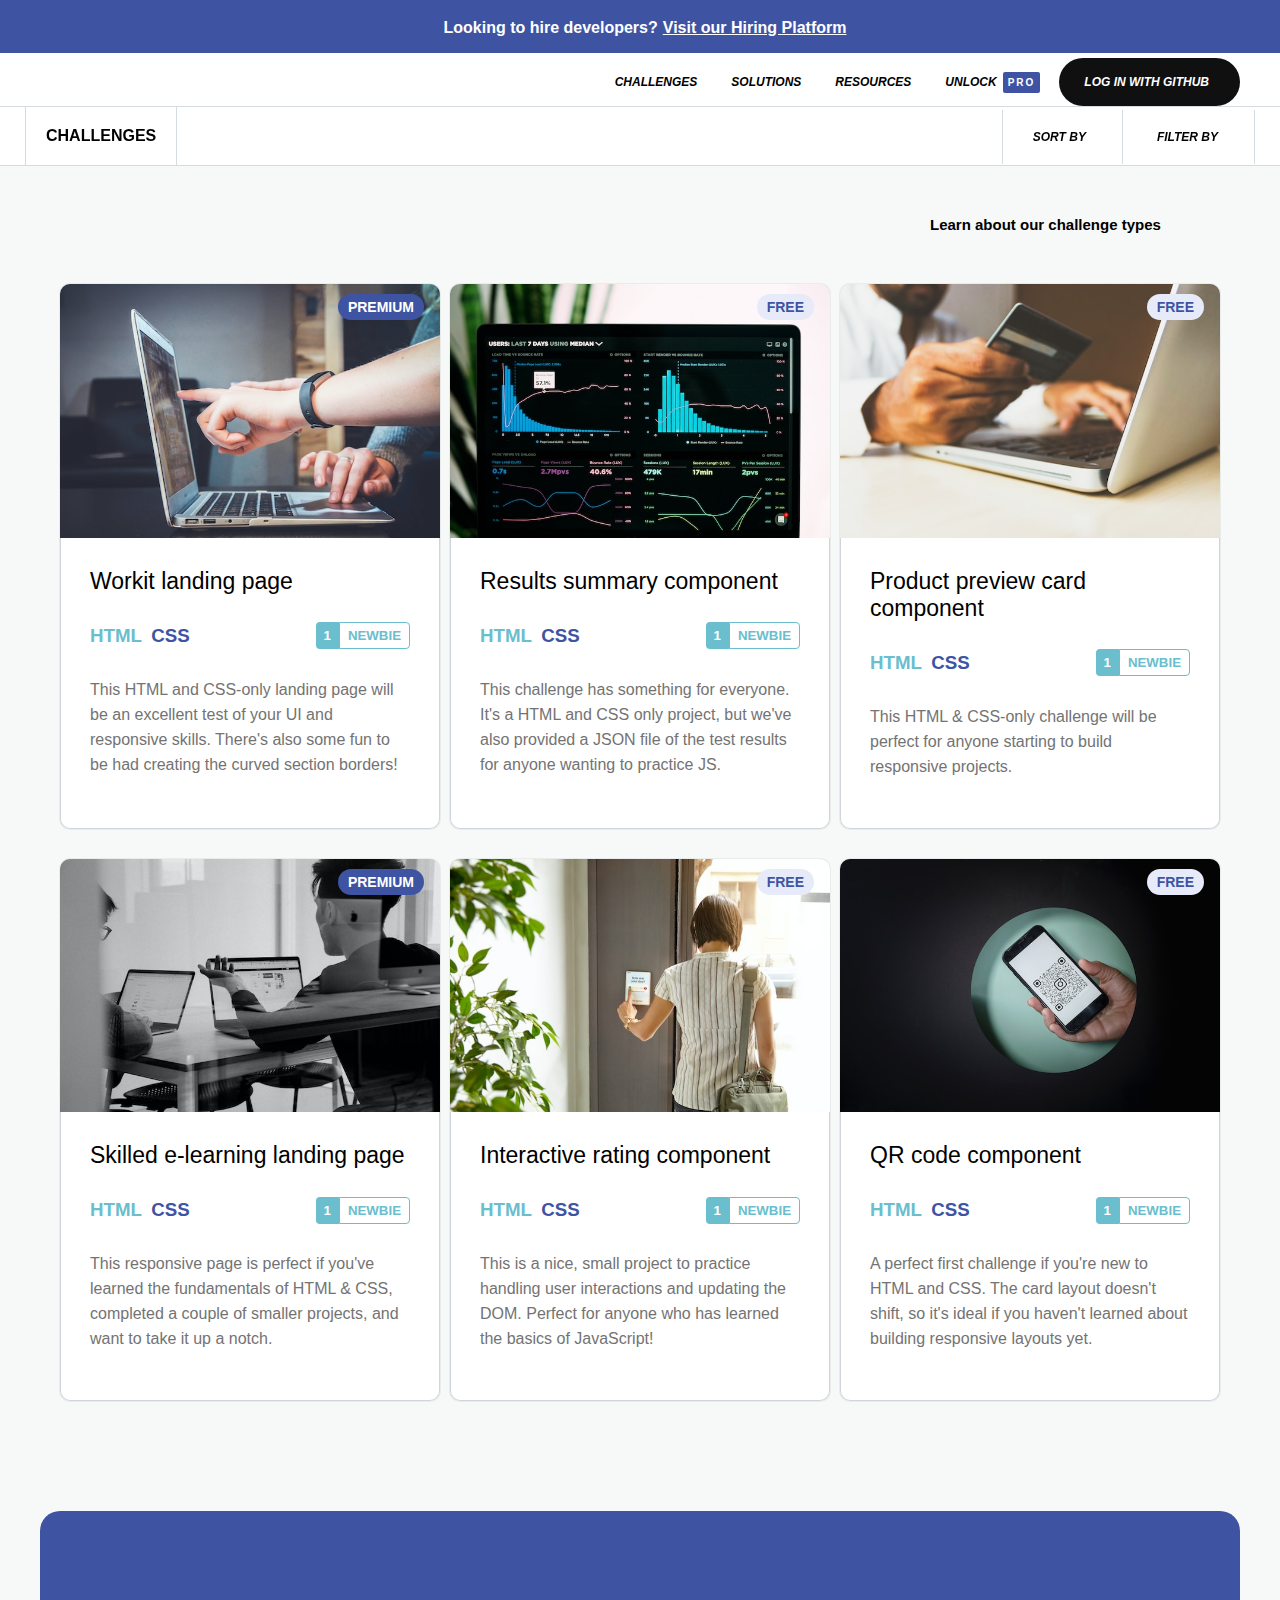
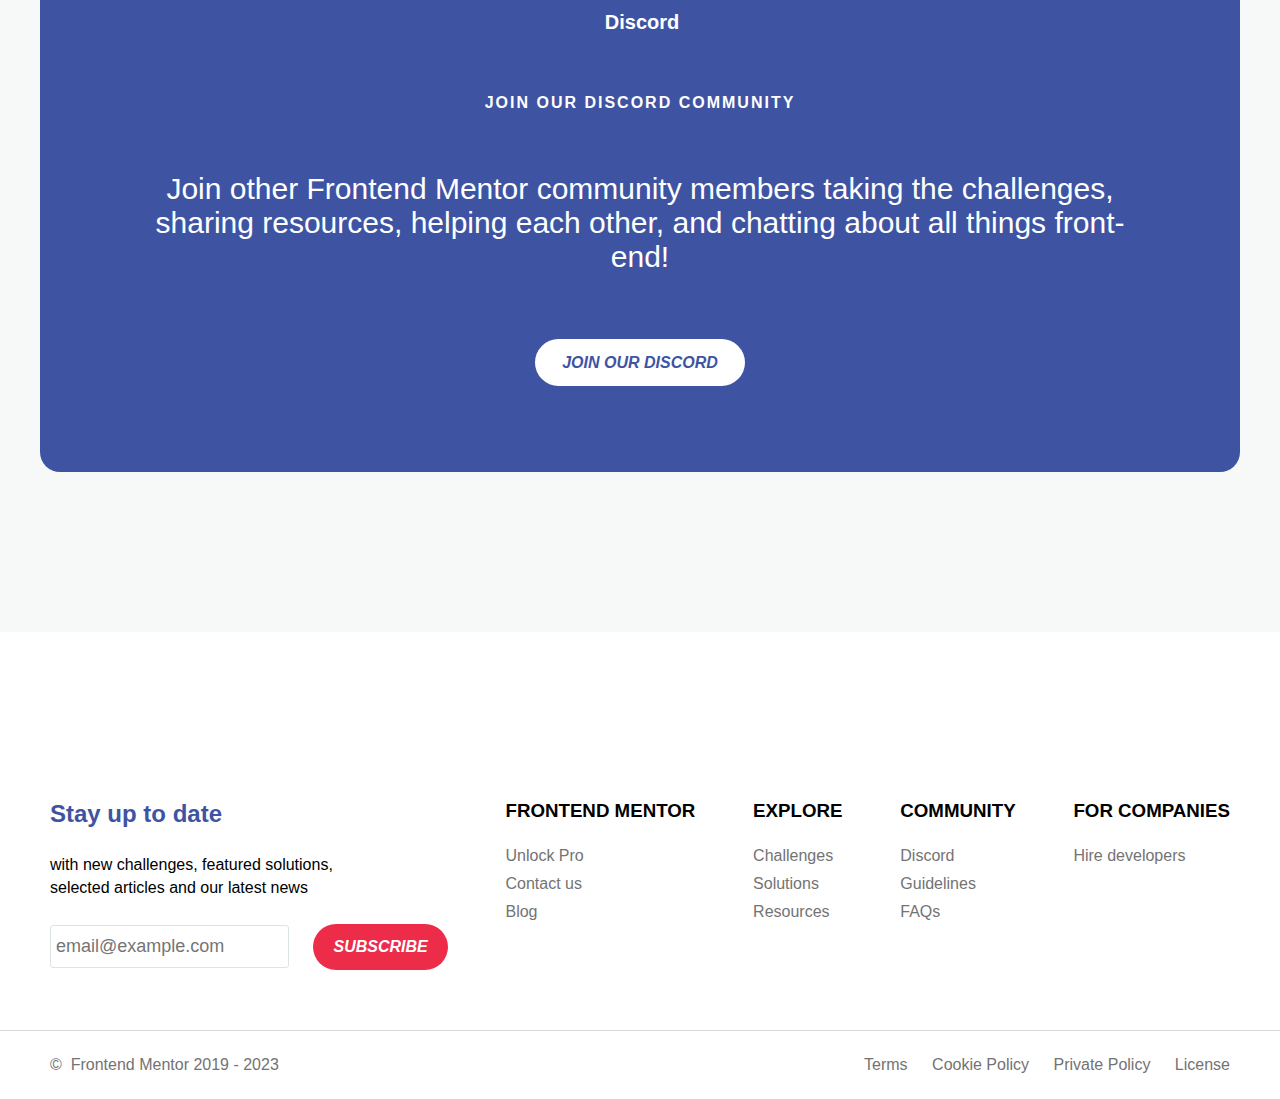
<file: index.html>
<!DOCTYPE html>
<html lang="en">
  <head>
    <meta charset="UTF-8" />
    <meta http-equiv="X-UA-Compatible" content="IE=edge" />
    <meta name="viewport" content="width=device-width, initial-scale=1.0" />
    <title>Practice</title>
    <link
      rel="stylesheet"
      href="https://cdnjs.cloudflare.com/ajax/libs/font-awesome/6.4.0/css/all.min.css"
      integrity="sha512-iecdLmaskl7CVkqkXNQ/ZH/XLlvWZOJyj7Yy7tcenmpD1ypASozpmT/E0iPtmFIB46ZmdtAc9eNBvH0H/ZpiBw=="
      crossorigin="anonymous"
      referrerpolicy="no-referrer"
    />
    <link rel="stylesheet" href="css/style.css" />
  </head>
  <body>
    <!-------------------- The header section ------------------>
    <header>
      <div class="main-head">
        <h4 class="head">
          <i class="fa fa-briefcase"></i>Looking to hire developers?<a
            href="hire.html"
            class="head-anchor"
            >Visit our Hiring Platform</a
          >
        </h4>
      </div>
      <div class="second-head">
        <div class="logo">
          <i class="fa-brands fa-pied-piper-pp"></i>
        </div>
        <div class="menu">
          <a class="head2-anchor" href="#">CHALLENGES</a>
          <a class="head2-anchor" href="#">SOLUTIONS</a>
          <a class="head2-anchor" href="#">RESOURCES</a>
          <a class="head2-anchor" href="#"
            >UNLOCK&ensp;<span class="first-span">PRO</span></a
          >
          <a
            class="header-button"
            href="https://github.com/"
            target="_blank"
            rel="noopener"
            >LOG IN WITH GITHUB&ensp;<i class="fa-brands fa-github"></i
          ></a>
        </div>
      </div>
      <div class="third-head">
        <div class="challenge">
          <h4 class="challenge2">CHALLENGES</h4>
        </div>
        <div class="right-third-head">
          <a class="sort" href="#"
            >SORT BY&ensp;<i class="fa-sharp fa-solid fa-caret-down"></i
          ></a>
          <a class="filter" href="#"
            >FILTER BY&ensp;<i class="fa-sharp fa-solid fa-caret-down"></i
          ></a>
        </div>
      </div>
    </header>

    <!----------------- The middle part of the main section ----------------->

    <main>
      <div class="first1-main">
        <a class="first-main" href="#"
          >Learn about our challenge types&ensp;<i
            class="fa-solid fa-circle-info"
          ></i
        ></a>
      </div>
      <div class="main-container">
        <div class="first-container">
          <div class="first-image">
            <img
              class="image-first"
              src="images/wallpaper/john-schnobrich-FlPc9_VocJ4-unsplash.jpg"
              alt="Landing Page"
            />
            <div class="premium">
              <p>PREMIUM</p>
            </div>
          </div>
          <div class="first1-all-main">
            <div class="first-main-link">
              <a class="first1-main-link" href="#">Workit landing page</a>
            </div>
            <div class="first-head-main">
              <div class="first1-head-main">
                <h3 class="first1-head2-main">
                  HTML&ensp;<span class="first1-head2-span">CSS</span>
                </h3>
              </div>
              <div class="first1-head1-main">
                <h5 class="first1-h5-main">
                  <span class="first1-span1-main">1</span
                  ><span class="first1-span2-main">NEWBIE</span>
                </h5>
              </div>
            </div>
            <div class="first1-letter-main">
              <p class="first1-letter1-main">
                This HTML and CSS-only landing page will be an excellent test of
                your UI and responsive skills. There's also some fun to be had
                creating the curved section borders!
              </p>
            </div>
          </div>
        </div>
        <div class="first-container">
          <div class="first-image">
            <img
              class="image-first"
              src="images/wallpaper/luke-chesser-JKUTrJ4vK00-unsplash.jpg"
              alt="Results"
            />
            <div class="free">
              <p>FREE</p>
            </div>
          </div>
          <div class="first1-all-main">
            <div class="first-main-link">
              <a class="first1-main-link" href="#">Results summary component</a>
            </div>
            <div class="first-head-main">
              <div class="first1-head-main">
                <h3 class="first1-head2-main">
                  HTML&ensp;<span class="first1-head2-span">CSS</span>
                </h3>
              </div>
              <div class="first1-head1-main">
                <h5 class="first1-h5-main">
                  <span class="first1-span1-main">1</span
                  ><span class="first1-span2-main">NEWBIE</span>
                </h5>
              </div>
            </div>
            <div class="first1-letter-main">
              <p class="first1-letter1-main">
                This challenge has something for everyone. It's a HTML and CSS
                only project, but we've also provided a JSON file of the test
                results for anyone wanting to practice JS.
              </p>
            </div>
          </div>
        </div>
        <div class="first-container">
          <div class="first-image">
            <img
              class="image-first"
              src="images/wallpaper/rupixen-com-Q59HmzK38eQ-unsplash.jpg"
              alt="Card Component"
            />
            <div class="free">
              <p>FREE</p>
            </div>
          </div>
          <div class="first1-all-main">
            <div class="first-main-link">
              <a class="first1-main-link" href="#"
                >Product preview card component
              </a>
            </div>
            <div class="first-head-main">
              <div class="first1-head-main">
                <h3 class="first1-head2-main">
                  HTML&ensp;<span class="first1-head2-span">CSS</span>
                </h3>
              </div>
              <div class="first1-head1-main">
                <h5 class="first1-h5-main">
                  <span class="first1-span1-main">1</span
                  ><span class="first1-span2-main">NEWBIE</span>
                </h5>
              </div>
            </div>
            <div class="first1-letter-main">
              <p class="first1-letter1-main">
                This HTML & CSS-only challenge will be perfect for anyone
                starting to build responsive projects.
              </p>
            </div>
          </div>
        </div>
      </div>
      <div class="main-container">
        <div class="first-container">
          <div class="first-image">
            <img
              class="image-first"
              src="images/wallpaper/charlesdeluvio-Lks7vei-eAg-unsplash.jpg"
              alt="Landing Page"
            />
            <div class="premium">
              <p>PREMIUM</p>
            </div>
          </div>
          <div class="first1-all-main">
            <div class="first-main-link">
              <a class="first1-main-link" href="#"
                >Skilled e-learning landing page</a
              >
            </div>
            <div class="first-head-main">
              <div class="first1-head-main">
                <h3 class="first1-head2-main">
                  HTML&ensp;<span class="first1-head2-span">CSS</span>
                </h3>
              </div>
              <div class="first1-head1-main">
                <h5 class="first1-h5-main">
                  <span class="first1-span1-main">1</span
                  ><span class="first1-span2-main">NEWBIE</span>
                </h5>
              </div>
            </div>
            <div class="first1-letter-main">
              <p class="first1-letter1-main">
                This responsive page is perfect if you've learned the
                fundamentals of HTML & CSS, completed a couple of smaller
                projects, and want to take it up a notch.
              </p>
            </div>
          </div>
        </div>
        <div class="first-container">
          <div class="first-image">
            <img
              class="image-first"
              src="images/wallpaper/celpax-tVRlTCgJDsI-unsplash.jpg"
              alt="Results"
            />
            <div class="free">
              <p>FREE</p>
            </div>
          </div>
          <div class="first1-all-main">
            <div class="first-main-link">
              <a class="first1-main-link" href="#"
                >Interactive rating component
              </a>
            </div>
            <div class="first-head-main">
              <div class="first1-head-main">
                <h3 class="first1-head2-main">
                  HTML&ensp;<span class="first1-head2-span">CSS</span>
                </h3>
              </div>
              <div class="first1-head1-main">
                <h5 class="first1-h5-main">
                  <span class="first1-span1-main">1</span
                  ><span class="first1-span2-main">NEWBIE</span>
                </h5>
              </div>
            </div>
            <div class="first1-letter-main">
              <p class="first1-letter1-main">
                This is a nice, small project to practice handling user
                interactions and updating the DOM. Perfect for anyone who has
                learned the basics of JavaScript!
              </p>
            </div>
          </div>
        </div>
        <div class="first-container">
          <div class="first-image">
            <img
              class="image-first"
              src="images/wallpaper/sentidos-humanos-IPe4SIIKuno-unsplash.jpg"
              alt="Card Component"
            />
            <div class="free">
              <p>FREE</p>
            </div>
          </div>
          <div class="first1-all-main">
            <div class="first-main-link">
              <a class="first1-main-link" href="#">QR code component </a>
            </div>
            <div class="first-head-main">
              <div class="first1-head-main">
                <h3 class="first1-head2-main">
                  HTML&ensp;<span class="first1-head2-span">CSS</span>
                </h3>
              </div>
              <div class="first1-head1-main">
                <h5 class="first1-h5-main">
                  <span class="first1-span1-main">1</span
                  ><span class="first1-span2-main">NEWBIE</span>
                </h5>
              </div>
            </div>
            <div class="first1-letter-main">
              <p class="first1-letter1-main">
                A perfect first challenge if you're new to HTML and CSS. The
                card layout doesn't shift, so it's ideal if you haven't learned
                about building responsive layouts yet.
              </p>
            </div>
          </div>
        </div>
      </div>

      <!---------------- The lower part of the main section -------------->

      <div class="last-main">
        <div class="last-main-discord">
          <i class="fa-brands fa-discord"></i>
          <p>Discord</p>
        </div>
        <p class="last-main-join">JOIN OUR DISCORD COMMUNITY</p>
        <p class="last-main-join2">
          Join other Frontend Mentor community members taking the challenges,
          sharing resources, helping each other, and chatting about all things
          front-end!
        </p>
        <div class="last-main-join-div">
          <a class="last-main-join-link" href="#">JOIN OUR DISCORD</a>
        </div>
      </div>
    </main>

    <!-------------------- The footer section ---------------------->

    <footer>
      <div class="footer-logos">
        <div class="site-logo">
          <i class="fa-brands fa-pied-piper-pp"></i>
        </div>
        <div class="other-contact">
          <i class="fa-brands fa-square-instagram"></i>
          <i class="fa-brands fa-twitter"></i>
          <i class="fa-brands fa-linkedin"></i>
          <i class="fa-brands fa-facebook"></i>
        </div>
      </div>
      <div class="footer-pages">
        <div class="first-div">
          <h2 class="footer-stay">Stay up to date</h2>
          <p class="footer-with">
            with new challenges, featured solutions, selected articles and our
            latest news
          </p>
          <input
            type="email"
            placeholder="email@example.com"
            required
            class="footer-input"
          />
          <button class="footer-button">SUBSCRIBE</button>
        </div>
        <div class="second-div">
          <h3 class="footer-h3">FRONTEND MENTOR</h3>
          <ul class="footer-ul">
            <li><a class="footer-anchor" href="#">Unlock Pro</a></li>
            <li><a class="footer-anchor" href="#">Contact us</a></li>
            <li><a class="footer-anchor" href="#">Blog</a></li>
          </ul>
        </div>
        <div class="second-div">
          <h3 class="footer-h3">EXPLORE</h3>
          <ul class="footer-ul">
            <li><a class="footer-anchor" href="#">Challenges</a></li>
            <li><a class="footer-anchor" href="#">Solutions</a></li>
            <li><a class="footer-anchor" href="#">Resources</a></li>
          </ul>
        </div>
        <div class="second-div">
          <h3 class="footer-h3">COMMUNITY</h3>
          <ul class="footer-ul">
            <li><a class="footer-anchor" href="#">Discord</a></li>
            <li><a class="footer-anchor" href="#">Guidelines</a></li>
            <li><a class="footer-anchor" href="#">FAQs</a></li>
          </ul>
        </div>
        <div class="second-div">
          <h3 class="footer-h3">FOR COMPANIES</h3>
          <ul class="footer-ul">
            <li><a class="footer-anchor" href="#">Hire developers</a></li>
          </ul>
        </div>
      </div>
      <div class="footer-last">
        <div class="footer-last-left">
          <p>&copy; &nbsp;Frontend Mentor 2019 - 2023</p>
        </div>
        <div class="footer-last-right">
          <a class="footer-last-anchor" href="#">Terms</a>
          <a class="footer-last-anchor" href="#">Cookie Policy</a>
          <a class="footer-last-anchor" href="#">Private Policy</a>
          <a class="footer-last-anchor1" href="#">License</a>
        </div>
      </div>
    </footer>
  </body>
</html>
</file>
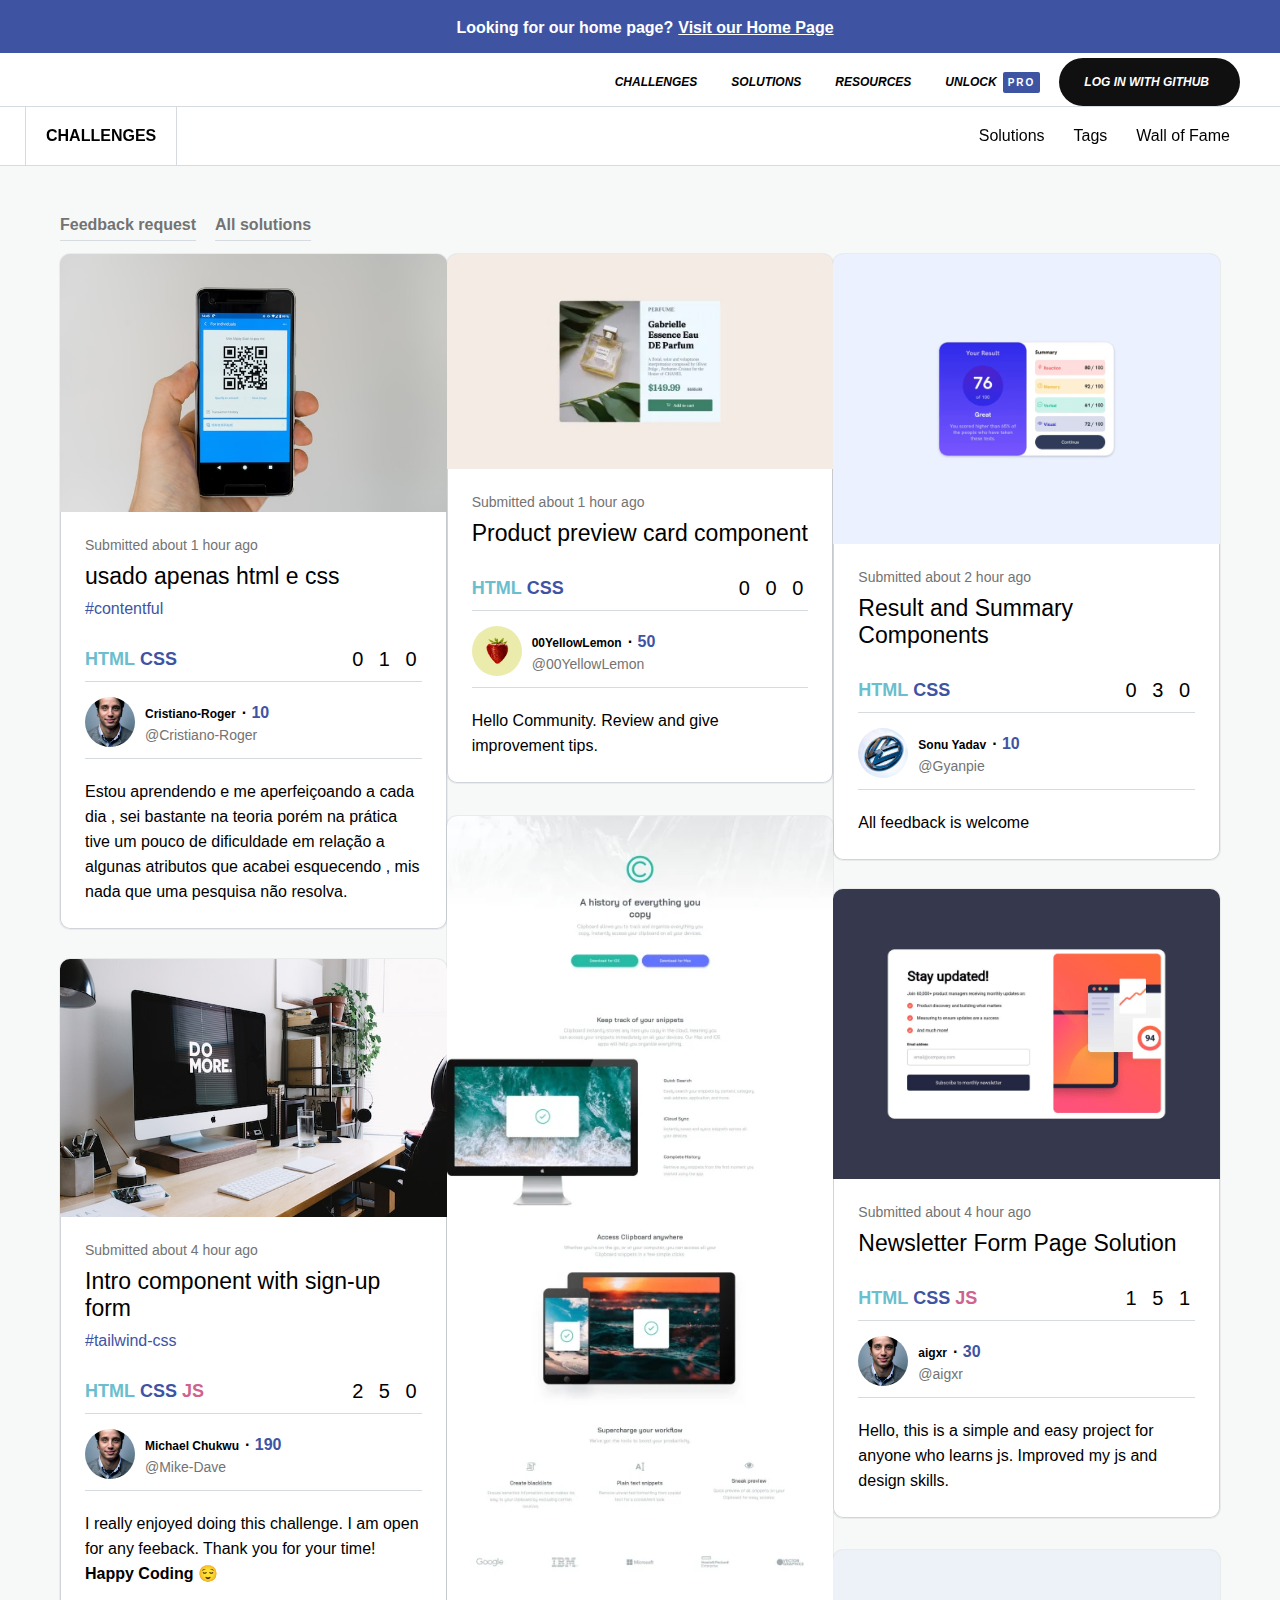
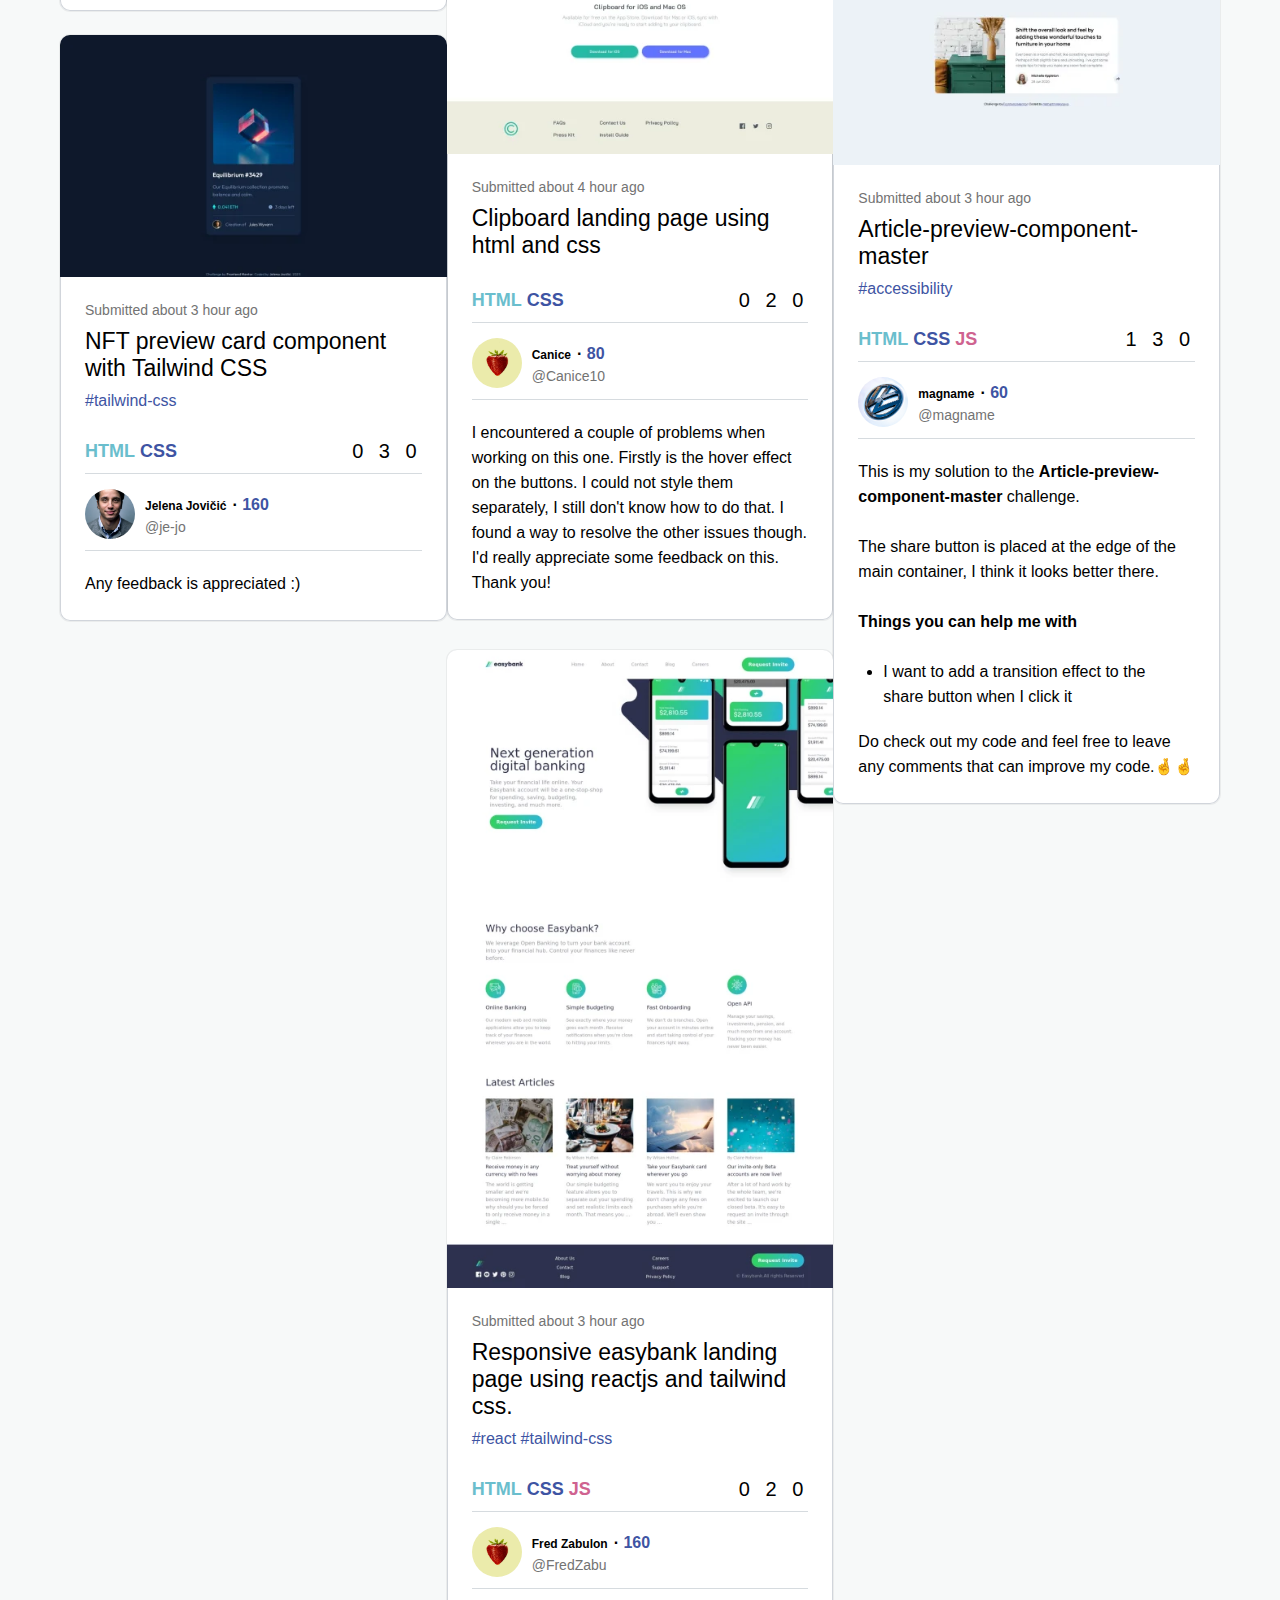
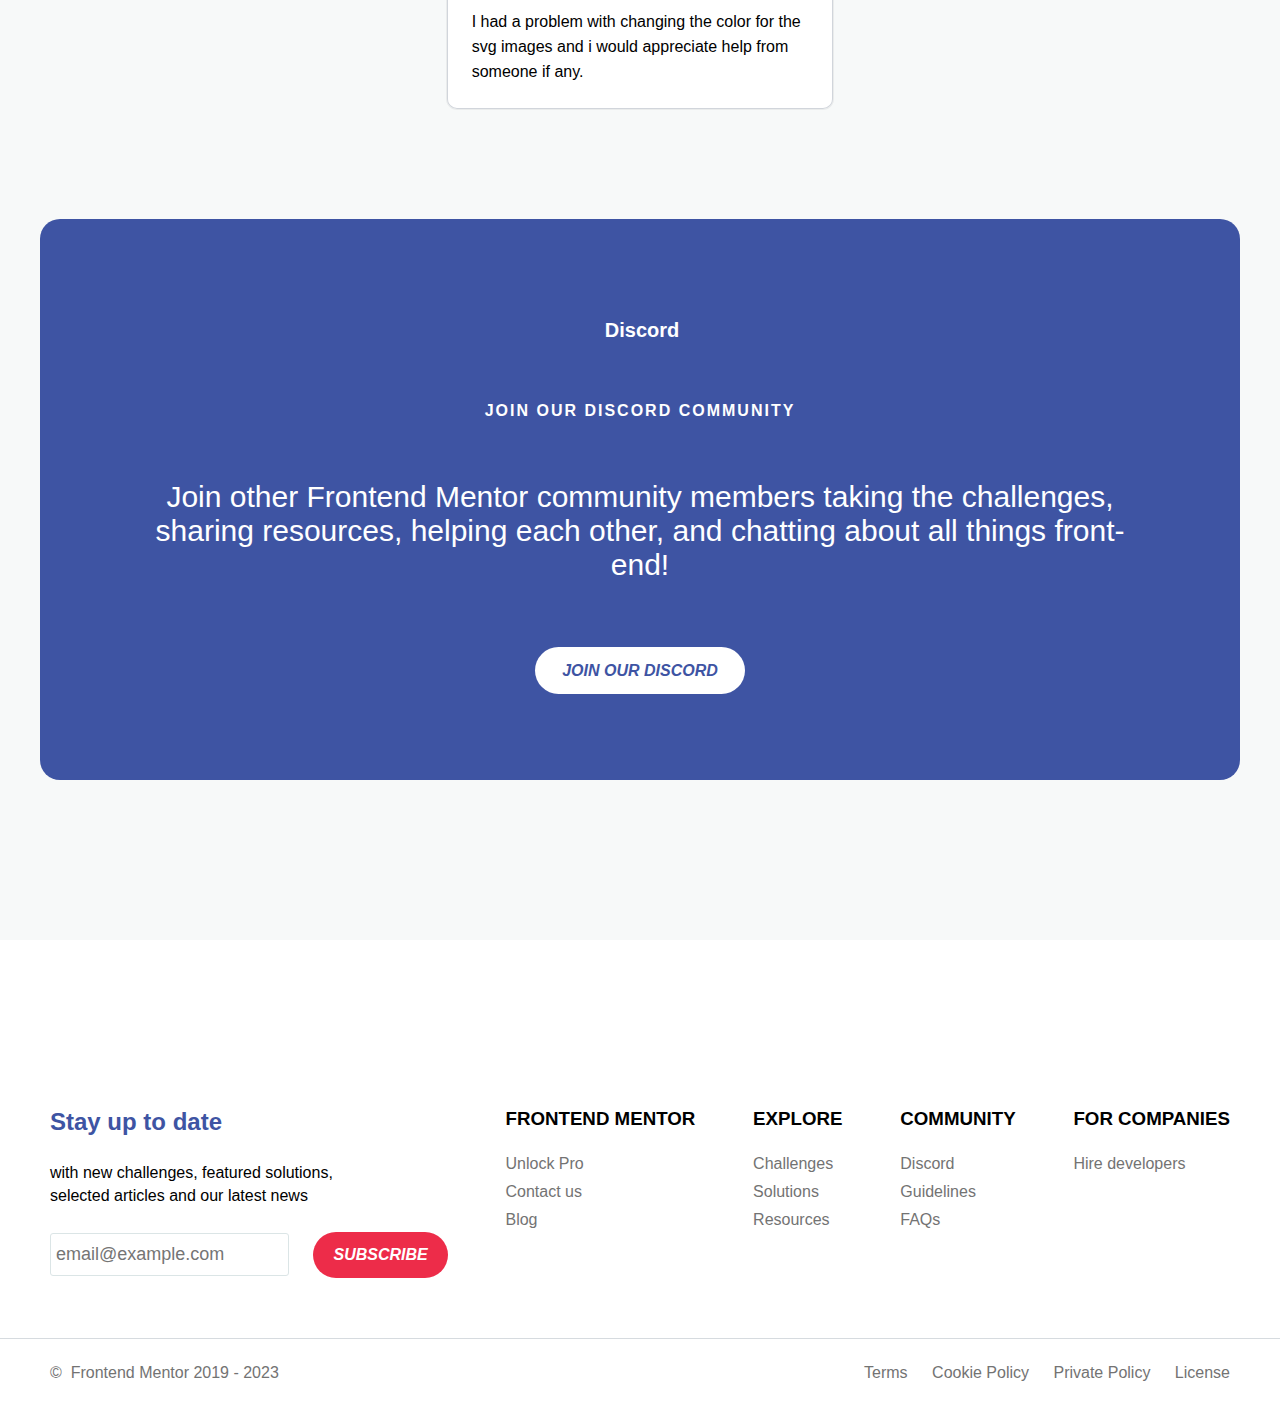
<file: hire.html>
<!DOCTYPE html>
<html lang="en">
  <head>
    <meta charset="UTF-8" />
    <meta http-equiv="X-UA-Compatible" content="IE=edge" />
    <meta name="viewport" content="width=device-width, initial-scale=1.0" />
    <title>Hiring</title>
    <link
      rel="stylesheet"
      href="https://cdnjs.cloudflare.com/ajax/libs/font-awesome/6.4.0/css/all.min.css"
      integrity="sha512-iecdLmaskl7CVkqkXNQ/ZH/XLlvWZOJyj7Yy7tcenmpD1ypASozpmT/E0iPtmFIB46ZmdtAc9eNBvH0H/ZpiBw=="
      crossorigin="anonymous"
      referrerpolicy="no-referrer"
    />
    <link rel="stylesheet" href="css/hire.css" />
  </head>
  <body>
    <!-------------------- The header section ------------------>
    <header>
      <div class="main-head">
        <h4 class="head">
          <i class="fa fa-briefcase"></i>Looking for our home page?<a
            href="/index.html"
            class="head-anchor"
            >Visit our Home Page</a
          >
        </h4>
      </div>
      <div class="second-head">
        <div class="logo">
          <i class="fa-brands fa-pied-piper-pp"></i>
        </div>
        <div class="menu">
          <a class="head2-anchor" href="#">CHALLENGES</a>
          <a class="head2-anchor" href="#">SOLUTIONS</a>
          <a class="head2-anchor" href="#">RESOURCES</a>
          <a class="head2-anchor" href="#"
            >UNLOCK&ensp;<span class="first-span">PRO</span></a
          >
          <a
            class="header-button"
            href="https://github.com/"
            target="_blank"
            rel="noopener"
            >LOG IN WITH GITHUB&ensp;<i class="fa-brands fa-github"></i
          ></a>
        </div>
      </div>
      <div class="third-head">
        <div class="challenge">
          <h4 class="challenge2">CHALLENGES</h4>
        </div>
        <div class="right-third-head">
          <a class="sort" href="#">Solutions</a>
          <a class="filter" href="#">Tags</a>
          <a class="wall" href="#">Wall of Fame</a>
        </div>
      </div>
    </header>
    <main>
      <!------------------- This is the top of the main section -------------->
      <div class="top-main-div">
        <a class="top-main-div1" href="#">Feedback request</a>
        <a class="top-main-div1" href="#">All solutions</a>
      </div>

      <!------------------ This is the mid of the main section ---------------->
      <div class="first-container-main">
        <div class="first-main-container">
          <div class="first-main-container-image">
            <img
              src="images/wallpaper/markus-winkler-Q6uqw_Hjye8-unsplash.jpg"
              alt="usado css"
              class="first-main-container-image1"
            />
          </div>
          <div class="first-main-container-inner">
            <div class="first-main-container-head">
              <p class="first-main-container-head1">
                Submitted about 1 hour ago
              </p>
              <a class="first-main-container-head2" href="#"
                >usado apenas html e css</a
              >
              <p class="first-main-container-head3">#contentful</p>
            </div>
            <div class="first-main-container-html">
              <div class="first-main-container-html1">
                <p>
                  HTML&nbsp;<span class="first-main-container-html11">CSS</span>
                </p>
              </div>
              <div class="first-main-container-html2">
                <div class="first-main-container-html21">
                  <i class="fa-regular fa-message"></i>&nbsp;<span
                    class="first-main-container-html211"
                    >0</span
                  >
                </div>
                <div class="first-main-container-html21">
                  <i class="fa-regular fa-heart"></i>&nbsp;<span
                    class="first-main-container-html211"
                    >1</span
                  >
                </div>
                <div class="first-main-container-html21">
                  <i class="fa-regular fa-bookmark"></i>&nbsp;<span
                    class="first-main-container-html211"
                    >0</span
                  >
                </div>
              </div>
            </div>
            <div class="first-main-container-profile">
              <div class="first-main-container-profile-image">
                <img
                  src="images/profile-pic/jurica-koletic-7YVZYZeITc8-unsplash.jpg"
                  alt="profile pic"
                  class="first-main-container-profile-image1"
                />
              </div>
              <div class="first-main-container-profile-name">
                <div class="first-main-container-profile-name1">
                  <div class="first-main-container-profile-name11">
                    <a class="first-main-container-profile-name111" href="#">
                      Cristiano-Roger
                    </a>
                  </div>
                  <div class="first-main-container-profile-name12">
                    &middot;&nbsp;<span
                      class="first-main-container-profile-name121"
                      >10</span
                    >
                  </div>
                </div>
                <div class="first-main-container-profile-name13">
                  <p>@Cristiano-Roger</p>
                </div>
              </div>
            </div>
            <p class="first-main-container-profile-name14">
              Estou aprendendo e me aperfeiçoando a cada dia , sei bastante na
              teoria porém na prática tive um pouco de dificuldade em relação a
              algunas atributos que acabei esquecendo , mis nada que uma
              pesquisa não resolva.
            </p>
          </div>
        </div>
        <div class="first-main-container">
          <div class="first-main-container-image">
            <img
              src="images/wallpaper/ajvhvc549sxpf5jht0hd.webp"
              alt="usado css"
              class="first-main-container-image1"
            />
          </div>
          <div class="first-main-container-inner">
            <div class="first-main-container-head">
              <p class="first-main-container-head1">
                Submitted about 1 hour ago
              </p>
              <a class="first-main-container-head2" href="#"
                >Product preview card component</a
              >
            </div>
            <div class="first-main-container-html">
              <div class="first-main-container-html1">
                <p>
                  HTML&nbsp;<span class="first-main-container-html11">CSS</span>
                </p>
              </div>
              <div class="first-main-container-html2">
                <div class="first-main-container-html21">
                  <i class="fa-regular fa-message"></i>&nbsp;<span
                    class="first-main-container-html211"
                    >0</span
                  >
                </div>
                <div class="first-main-container-html21">
                  <i class="fa-regular fa-heart"></i>&nbsp;<span
                    class="first-main-container-html211"
                    >0</span
                  >
                </div>
                <div class="first-main-container-html21">
                  <i class="fa-regular fa-bookmark"></i>&nbsp;<span
                    class="first-main-container-html211"
                    >0</span
                  >
                </div>
              </div>
            </div>
            <div class="first-main-container-profile">
              <div class="first-main-container-profile-image">
                <img
                  src="images/profile-pic/allec-gomes-xnRg3xDcNnE-unsplash.jpg"
                  alt="profile pic"
                  class="first-main-container-profile-image1"
                />
              </div>
              <div class="first-main-container-profile-name">
                <div class="first-main-container-profile-name1">
                  <div class="first-main-container-profile-name11">
                    <a class="first-main-container-profile-name111" href="#">
                      00YellowLemon
                    </a>
                  </div>
                  <div class="first-main-container-profile-name12">
                    &middot;&nbsp;<span
                      class="first-main-container-profile-name121"
                      >50</span
                    >
                  </div>
                </div>
                <div class="first-main-container-profile-name13">
                  <p>@00YellowLemon</p>
                </div>
              </div>
            </div>
            <p class="first-main-container-profile-name14">
              Hello Community. Review and give improvement tips.
            </p>
          </div>
        </div>
        <div class="first-main-container">
          <div class="first-main-container-image">
            <img
              src="images/wallpaper/acgoyhsuuvaytxmlxh2f.webp"
              alt="usado css"
              class="first-main-container-image1"
            />
          </div>
          <div class="first-main-container-inner">
            <div class="first-main-container-head">
              <p class="first-main-container-head1">
                Submitted about 2 hour ago
              </p>
              <a class="first-main-container-head2" href="#"
                >Result and Summary Components</a
              >
            </div>
            <div class="first-main-container-html">
              <div class="first-main-container-html1">
                <p>
                  HTML&nbsp;<span class="first-main-container-html11">CSS</span>
                </p>
              </div>
              <div class="first-main-container-html2">
                <div class="first-main-container-html21">
                  <i class="fa-regular fa-message"></i>&nbsp;<span
                    class="first-main-container-html211"
                    >0</span
                  >
                </div>
                <div class="first-main-container-html21">
                  <i class="fa-regular fa-heart"></i>&nbsp;<span
                    class="first-main-container-html211"
                    >3</span
                  >
                </div>
                <div class="first-main-container-html21">
                  <i class="fa-regular fa-bookmark"></i>&nbsp;<span
                    class="first-main-container-html211"
                    >0</span
                  >
                </div>
              </div>
            </div>
            <div class="first-main-container-profile">
              <div class="first-main-container-profile-image">
                <img
                  src="images/profile-pic/andrea-de-santis-kWgKV2i9Xec-unsplash.jpg"
                  alt="profile pic"
                  class="first-main-container-profile-image1"
                />
              </div>
              <div class="first-main-container-profile-name">
                <div class="first-main-container-profile-name1">
                  <div class="first-main-container-profile-name11">
                    <a class="first-main-container-profile-name111" href="#">
                      Sonu Yadav
                    </a>
                  </div>
                  <div class="first-main-container-profile-name12">
                    &middot;&nbsp;<span
                      class="first-main-container-profile-name121"
                      >10</span
                    >
                  </div>
                </div>
                <div class="first-main-container-profile-name13">
                  <p>@Gyanpie</p>
                </div>
              </div>
            </div>
            <p class="first-main-container-profile-name14">
              All feedback is welcome
            </p>
          </div>
        </div>
      </div>

      <!--------------- This is the second container group in the main section --------------->

      <div class="first-container-main">
        <div class="first-main-container">
          <div class="first-main-container-image">
            <img
              src="images/wallpaper/carl-heyerdahl-KE0nC8-58MQ-unsplash.jpg"
              alt="usado css"
              class="first-main-container-image1"
            />
          </div>
          <div class="first-main-container-inner">
            <div class="first-main-container-head">
              <p class="first-main-container-head1">
                Submitted about 4 hour ago
              </p>
              <a class="first-main-container-head2" href="#"
                >Intro component with sign-up form</a
              >
              <p class="first-main-container-head3">#tailwind-css</p>
            </div>
            <div class="first-main-container-html">
              <div class="first-main-container-html1">
                <p>
                  HTML&nbsp;<span class="first-main-container-html11">CSS</span
                  >&nbsp;<span class="first-main-container-html12">JS</span>
                </p>
              </div>
              <div class="first-main-container-html2">
                <div class="first-main-container-html21">
                  <i class="fa-regular fa-message"></i>&nbsp;<span
                    class="first-main-container-html211"
                    >2</span
                  >
                </div>
                <div class="first-main-container-html21">
                  <i class="fa-regular fa-heart"></i>&nbsp;<span
                    class="first-main-container-html211"
                    >5</span
                  >
                </div>
                <div class="first-main-container-html21">
                  <i class="fa-regular fa-bookmark"></i>&nbsp;<span
                    class="first-main-container-html211"
                    >0</span
                  >
                </div>
              </div>
            </div>
            <div class="first-main-container-profile">
              <div class="first-main-container-profile-image">
                <img
                  src="images/profile-pic/jurica-koletic-7YVZYZeITc8-unsplash.jpg"
                  alt="profile pic"
                  class="first-main-container-profile-image1"
                />
              </div>
              <div class="first-main-container-profile-name">
                <div class="first-main-container-profile-name1">
                  <div class="first-main-container-profile-name11">
                    <a class="first-main-container-profile-name111" href="#">
                      Michael Chukwu
                    </a>
                  </div>
                  <div class="first-main-container-profile-name12">
                    &middot;&nbsp;<span
                      class="first-main-container-profile-name121"
                      >190</span
                    >
                  </div>
                </div>
                <div class="first-main-container-profile-name13">
                  <p>@Mike-Dave</p>
                </div>
              </div>
            </div>
            <p class="first-main-container-profile-name14">
              I really enjoyed doing this challenge. I am open for any feeback.
              Thank you for your time!
              <span class="first-main-container-profile-name141"
                >Happy Coding</span
              >
              😌
            </p>
          </div>
        </div>
        <div class="first-main-container22">
          <div class="first-main-container-image">
            <img
              src="images/wallpaper/lo54qghzj6irthys8yco.webp"
              alt="usado css"
              class="first-main-container-image1"
            />
          </div>
          <div class="first-main-container-inner">
            <div class="first-main-container-head">
              <p class="first-main-container-head1">
                Submitted about 4 hour ago
              </p>
              <a class="first-main-container-head2" href="#"
                >Clipboard landing page using html and css</a
              >
            </div>
            <div class="first-main-container-html">
              <div class="first-main-container-html1">
                <p>
                  HTML&nbsp;<span class="first-main-container-html11">CSS</span>
                </p>
              </div>
              <div class="first-main-container-html2">
                <div class="first-main-container-html21">
                  <i class="fa-regular fa-message"></i>&nbsp;<span
                    class="first-main-container-html211"
                    >0</span
                  >
                </div>
                <div class="first-main-container-html21">
                  <i class="fa-regular fa-heart"></i>&nbsp;<span
                    class="first-main-container-html211"
                    >2</span
                  >
                </div>
                <div class="first-main-container-html21">
                  <i class="fa-regular fa-bookmark"></i>&nbsp;<span
                    class="first-main-container-html211"
                    >0</span
                  >
                </div>
              </div>
            </div>
            <div class="first-main-container-profile">
              <div class="first-main-container-profile-image">
                <img
                  src="images/profile-pic/allec-gomes-xnRg3xDcNnE-unsplash.jpg"
                  alt="profile pic"
                  class="first-main-container-profile-image1"
                />
              </div>
              <div class="first-main-container-profile-name">
                <div class="first-main-container-profile-name1">
                  <div class="first-main-container-profile-name11">
                    <a class="first-main-container-profile-name111" href="#">
                      Canice
                    </a>
                  </div>
                  <div class="first-main-container-profile-name12">
                    &middot;&nbsp;<span
                      class="first-main-container-profile-name121"
                      >80</span
                    >
                  </div>
                </div>
                <div class="first-main-container-profile-name13">
                  <p>@Canice10</p>
                </div>
              </div>
            </div>
            <p class="first-main-container-profile-name14">
              I encountered a couple of problems when working on this one.
              Firstly is the hover effect on the buttons. I could not style them
              separately, I still don't know how to do that. I found a way to
              resolve the other issues though. I'd really appreciate some
              feedback on this. Thank you!
            </p>
          </div>
        </div>
        <div class="first-main-container23">
          <div class="first-main-container-image">
            <img
              src="images/wallpaper/q0mwpikbuzajgrbazebg.webp"
              alt="usado css"
              class="first-main-container-image1"
            />
          </div>
          <div class="first-main-container-inner">
            <div class="first-main-container-head">
              <p class="first-main-container-head1">
                Submitted about 4 hour ago
              </p>
              <a class="first-main-container-head2" href="#"
                >Newsletter Form Page Solution</a
              >
            </div>
            <div class="first-main-container-html">
              <div class="first-main-container-html1">
                <p>
                  HTML&nbsp;<span class="first-main-container-html11">CSS</span
                  >&nbsp;<span class="first-main-container-html12">JS</span>
                </p>
              </div>
              <div class="first-main-container-html2">
                <div class="first-main-container-html21">
                  <i class="fa-regular fa-message"></i>&nbsp;<span
                    class="first-main-container-html211"
                    >1</span
                  >
                </div>
                <div class="first-main-container-html21">
                  <i class="fa-regular fa-heart"></i>&nbsp;<span
                    class="first-main-container-html211"
                    >5</span
                  >
                </div>
                <div class="first-main-container-html21">
                  <i class="fa-regular fa-bookmark"></i>&nbsp;<span
                    class="first-main-container-html211"
                    >1</span
                  >
                </div>
              </div>
            </div>
            <div class="first-main-container-profile">
              <div class="first-main-container-profile-image">
                <img
                  src="images/profile-pic/jurica-koletic-7YVZYZeITc8-unsplash.jpg"
                  alt="profile pic"
                  class="first-main-container-profile-image1"
                />
              </div>
              <div class="first-main-container-profile-name">
                <div class="first-main-container-profile-name1">
                  <div class="first-main-container-profile-name11">
                    <a class="first-main-container-profile-name111" href="#">
                      aigxr
                    </a>
                  </div>
                  <div class="first-main-container-profile-name12">
                    &middot;&nbsp;<span
                      class="first-main-container-profile-name121"
                      >30</span
                    >
                  </div>
                </div>
                <div class="first-main-container-profile-name13">
                  <p>@aigxr</p>
                </div>
              </div>
            </div>
            <p class="first-main-container-profile-name14">
              Hello, this is a simple and easy project for anyone who learns js.
              Improved my js and design skills.
            </p>
          </div>
        </div>
      </div>

      <!------------------ This is the third container of the main section ---------------->

      <div class="first-container-main">
        <div class="first-main-container31">
          <div class="first-main-container-image">
            <img
              src="images/wallpaper/nhrwgxkmhizaztoxbt1f.webp"
              alt="usado css"
              class="first-main-container-image1"
            />
          </div>
          <div class="first-main-container-inner">
            <div class="first-main-container-head">
              <p class="first-main-container-head1">
                Submitted about 3 hour ago
              </p>
              <a class="first-main-container-head2" href="#"
                >NFT preview card component with Tailwind CSS</a
              >
              <p class="first-main-container-head3">#tailwind-css</p>
            </div>
            <div class="first-main-container-html">
              <div class="first-main-container-html1">
                <p>
                  HTML&nbsp;<span class="first-main-container-html11">CSS</span>
                </p>
              </div>
              <div class="first-main-container-html2">
                <div class="first-main-container-html21">
                  <i class="fa-regular fa-message"></i>&nbsp;<span
                    class="first-main-container-html211"
                    >0</span
                  >
                </div>
                <div class="first-main-container-html21">
                  <i class="fa-regular fa-heart"></i>&nbsp;<span
                    class="first-main-container-html211"
                    >3</span
                  >
                </div>
                <div class="first-main-container-html21">
                  <i class="fa-regular fa-bookmark"></i>&nbsp;<span
                    class="first-main-container-html211"
                    >0</span
                  >
                </div>
              </div>
            </div>
            <div class="first-main-container-profile">
              <div class="first-main-container-profile-image">
                <img
                  src="images/profile-pic/jurica-koletic-7YVZYZeITc8-unsplash.jpg"
                  alt="profile pic"
                  class="first-main-container-profile-image1"
                />
              </div>
              <div class="first-main-container-profile-name">
                <div class="first-main-container-profile-name1">
                  <div class="first-main-container-profile-name11">
                    <a class="first-main-container-profile-name111" href="#">
                      Jelena Jovičić
                    </a>
                  </div>
                  <div class="first-main-container-profile-name12">
                    &middot;&nbsp;<span
                      class="first-main-container-profile-name121"
                      >160</span
                    >
                  </div>
                </div>
                <div class="first-main-container-profile-name13">
                  <p>@je-jo</p>
                </div>
              </div>
            </div>
            <p class="first-main-container-profile-name14">
              Any feedback is appreciated :)
            </p>
          </div>
        </div>
        <div class="first-main-container">
          <div class="first-main-container-image">
            <img
              src="images/wallpaper/cxboywc1q11mvxmyyisj.webp"
              alt="usado css"
              class="first-main-container-image1"
            />
          </div>
          <div class="first-main-container-inner">
            <div class="first-main-container-head">
              <p class="first-main-container-head1">
                Submitted about 3 hour ago
              </p>
              <a class="first-main-container-head2" href="#"
                >Responsive easybank landing page using reactjs and tailwind
                css.</a
              >
              <p class="first-main-container-head3">
                #react&nbsp;#tailwind-css
              </p>
            </div>
            <div class="first-main-container-html">
              <div class="first-main-container-html1">
                <p>
                  HTML&nbsp;<span class="first-main-container-html11">CSS</span
                  >&nbsp;<span class="first-main-container-html12">JS</span>
                </p>
              </div>
              <div class="first-main-container-html2">
                <div class="first-main-container-html21">
                  <i class="fa-regular fa-message"></i>&nbsp;<span
                    class="first-main-container-html211"
                    >0</span
                  >
                </div>
                <div class="first-main-container-html21">
                  <i class="fa-regular fa-heart"></i>&nbsp;<span
                    class="first-main-container-html211"
                    >2</span
                  >
                </div>
                <div class="first-main-container-html21">
                  <i class="fa-regular fa-bookmark"></i>&nbsp;<span
                    class="first-main-container-html211"
                    >0</span
                  >
                </div>
              </div>
            </div>
            <div class="first-main-container-profile">
              <div class="first-main-container-profile-image">
                <img
                  src="images/profile-pic/allec-gomes-xnRg3xDcNnE-unsplash.jpg"
                  alt="profile pic"
                  class="first-main-container-profile-image1"
                />
              </div>
              <div class="first-main-container-profile-name">
                <div class="first-main-container-profile-name1">
                  <div class="first-main-container-profile-name11">
                    <a class="first-main-container-profile-name111" href="#">
                      Fred Zabulon
                    </a>
                  </div>
                  <div class="first-main-container-profile-name12">
                    &middot;&nbsp;<span
                      class="first-main-container-profile-name121"
                      >160</span
                    >
                  </div>
                </div>
                <div class="first-main-container-profile-name13">
                  <p>@FredZabu</p>
                </div>
              </div>
            </div>
            <p class="first-main-container-profile-name14">
              I had a problem with changing the color for the svg images and i
              would appreciate help from someone if any.
            </p>
          </div>
        </div>
        <div class="first-main-container33">
          <div class="first-main-container-image">
            <img
              src="images/wallpaper/y6zcivaumj50f7yyaq60.webp"
              alt="usado css"
              class="first-main-container-image1"
            />
          </div>
          <div class="first-main-container-inner">
            <div class="first-main-container-head">
              <p class="first-main-container-head1">
                Submitted about 3 hour ago
              </p>
              <a class="first-main-container-head2" href="#"
                >Article-preview-component-master</a
              >
              <p class="first-main-container-head3">#accessibility</p>
            </div>
            <div class="first-main-container-html">
              <div class="first-main-container-html1">
                <p>
                  HTML&nbsp;<span class="first-main-container-html11">CSS</span
                  >&nbsp;<span class="first-main-container-html12">JS</span>
                </p>
              </div>
              <div class="first-main-container-html2">
                <div class="first-main-container-html21">
                  <i class="fa-regular fa-message"></i>&nbsp;<span
                    class="first-main-container-html211"
                    >1</span
                  >
                </div>
                <div class="first-main-container-html21">
                  <i class="fa-regular fa-heart"></i>&nbsp;<span
                    class="first-main-container-html211"
                    >3</span
                  >
                </div>
                <div class="first-main-container-html21">
                  <i class="fa-regular fa-bookmark"></i>&nbsp;<span
                    class="first-main-container-html211"
                    >0</span
                  >
                </div>
              </div>
            </div>
            <div class="first-main-container-profile">
              <div class="first-main-container-profile-image">
                <img
                  src="images/profile-pic/andrea-de-santis-kWgKV2i9Xec-unsplash.jpg"
                  alt="profile pic"
                  class="first-main-container-profile-image1"
                />
              </div>
              <div class="first-main-container-profile-name">
                <div class="first-main-container-profile-name1">
                  <div class="first-main-container-profile-name11">
                    <a class="first-main-container-profile-name111" href="#">
                      magname
                    </a>
                  </div>
                  <div class="first-main-container-profile-name12">
                    &middot;&nbsp;<span
                      class="first-main-container-profile-name121"
                      >60</span
                    >
                  </div>
                </div>
                <div class="first-main-container-profile-name13">
                  <p>@magname</p>
                </div>
              </div>
            </div>
            <p class="first-main-container-profile-name14">
              This is my solution to the
              <span class="first-main-container-profile-name142"
                >Article-preview-component-master</span
              >
              challenge. <br /><br />
              The share button is placed at the edge of the main container, I
              think it looks better there. <br /><br /><span
                class="first-main-container-profile-name142"
                >Things you can help me with</span
              >
              <br /><br />
            </p>
            <ul class="first-main-container-unlist">
              <li>
                I want to add a transition effect to the share button when I
                click it
              </li>
            </ul>

            <p class="first-main-container-profile-name14">
              Do check out my code and feel free to leave any comments that can
              improve my code.🤞🤞
            </p>
          </div>
        </div>
      </div>

      <!---------------- The lower part of the main section -------------->

      <div class="last-main">
        <div class="last-main-discord">
          <i class="fa-brands fa-discord"></i>
          <p>Discord</p>
        </div>
        <p class="last-main-join">JOIN OUR DISCORD COMMUNITY</p>
        <p class="last-main-join2">
          Join other Frontend Mentor community members taking the challenges,
          sharing resources, helping each other, and chatting about all things
          front-end!
        </p>
        <div class="last-main-join-div">
          <a class="last-main-join-link" href="#">JOIN OUR DISCORD</a>
        </div>
      </div>
    </main>

    <!-------------------- The footer section ---------------------->

    <footer>
      <div class="footer-logos">
        <div class="site-logo">
          <i class="fa-brands fa-pied-piper-pp"></i>
        </div>
        <div class="other-contact">
          <i class="fa-brands fa-square-instagram"></i>
          <i class="fa-brands fa-twitter"></i>
          <i class="fa-brands fa-linkedin"></i>
          <i class="fa-brands fa-facebook"></i>
        </div>
      </div>
      <div class="footer-pages">
        <div class="first-div">
          <h2 class="footer-stay">Stay up to date</h2>
          <p class="footer-with">
            with new challenges, featured solutions, selected articles and our
            latest news
          </p>
          <input
            type="email"
            placeholder="email@example.com"
            required
            class="footer-input"
          />
          <button class="footer-button">SUBSCRIBE</button>
        </div>
        <div class="second-div">
          <h3 class="footer-h3">FRONTEND MENTOR</h3>
          <ul class="footer-ul">
            <li><a class="footer-anchor" href="#">Unlock Pro</a></li>
            <li><a class="footer-anchor" href="#">Contact us</a></li>
            <li><a class="footer-anchor" href="#">Blog</a></li>
          </ul>
        </div>
        <div class="second-div">
          <h3 class="footer-h3">EXPLORE</h3>
          <ul class="footer-ul">
            <li><a class="footer-anchor" href="#">Challenges</a></li>
            <li><a class="footer-anchor" href="#">Solutions</a></li>
            <li><a class="footer-anchor" href="#">Resources</a></li>
          </ul>
        </div>
        <div class="second-div">
          <h3 class="footer-h3">COMMUNITY</h3>
          <ul class="footer-ul">
            <li><a class="footer-anchor" href="#">Discord</a></li>
            <li><a class="footer-anchor" href="#">Guidelines</a></li>
            <li><a class="footer-anchor" href="#">FAQs</a></li>
          </ul>
        </div>
        <div class="second-div">
          <h3 class="footer-h3">FOR COMPANIES</h3>
          <ul class="footer-ul">
            <li><a class="footer-anchor" href="#">Hire developers</a></li>
          </ul>
        </div>
      </div>
      <div class="footer-last">
        <div class="footer-last-left">
          <p>&copy; &nbsp;Frontend Mentor 2019 - 2023</p>
        </div>
        <div class="footer-last-right">
          <a class="footer-last-anchor" href="#">Terms</a>
          <a class="footer-last-anchor" href="#">Cookie Policy</a>
          <a class="footer-last-anchor" href="#">Private Policy</a>
          <a class="footer-last-anchor1" href="#">License</a>
        </div>
      </div>
    </footer>
  </body>
</html>
</file>
<file: css/style.css>
* {
  margin: 0;
  padding: 0;
  box-sizing: border-box;
}

.main-head {
  background-color: rgb(62, 84, 163);
  padding: 15px 20px;
  text-align: center;
}

.fa {
  color: white;
  margin-right: 10px;
  font-size: 20px;
}

.head {
  color: white;
  font-family: sans-serif;
}

.head-anchor {
  color: white;
  margin-left: 5px;
  transition: all 0.3s ease;
}

.head-anchor:hover {
  text-decoration: none;
}

.second-head {
  display: flex;
  justify-content: space-between;
  padding: 15px 40px;
  align-items: center;
}

.fa-pied-piper-pp {
  font-size: 50px;
  color: rgb(62, 84, 163);
}

.head2-anchor {
  color: black;
  margin: 0 15px;
  font-size: 12px;
  font-family: sans-serif;
  font-weight: bold;
  text-decoration: none;
  font-style: italic;
  transition: all 0.3s ease;
  text-decoration-color: red;
}

.first-span {
  background-color: rgb(62, 84, 163);
  font-size: 10px;
  font-style: normal;
  padding: 5px 5px;
  border-radius: 2px;
  color: white;
  letter-spacing: 2px;
  font-weight: 700;
  vertical-align: middle;
}

.head2-anchor:hover {
  text-decoration: underline;
  text-decoration-color: red;
  text-decoration-thickness: 2px;
  text-underline-offset: 10px;
}

.header-button {
  color: white;
  background-color: rgb(17, 16, 16);
  font-style: italic;
  font-family: sans-serif;
  font-size: 12px;
  font-weight: bold;
  padding: 17px 25px;
  text-decoration: none;
  border-radius: 25px;
  border: none;
}

.fa-github {
  font-size: 20px;
  color: white;
}

.third-head {
  display: flex;
  justify-content: space-between;
  align-items: center;
  margin: 0;
  position: sticky;
  top: 200px;
  padding: 0;
  z-index: 1;
  border-top: 1px solid rgb(214, 219, 223);
  border-bottom: 1px solid rgb(214, 219, 223);
}

.challenge2 {
  font-family: sans-serif;
  padding: 20px 20px;
  margin: 0 0 0 25px;
  border-left: 1px solid rgb(214, 219, 223);
  border-right: 1px solid rgb(214, 219, 223);
}

.sort {
  color: black;
  font-style: italic;
  text-decoration: none;
  padding: 20px 30px;
  font-family: sans-serif;
  font-size: 12px;
  font-weight: bold;
  margin: 0;
  border-left: 1px solid rgb(214, 219, 223);
  border-right: 1px solid rgb(214, 219, 223);
  transition: all 0.3 ease;
}

.sort:hover {
  background-color: rgb(227, 242, 253);
}

.filter {
  color: black;
  font-style: italic;
  text-decoration: none;
  padding: 20px 30px;
  font-family: sans-serif;
  font-size: 12px;
  font-weight: bold;
  margin: 0 25px 0 0;
  border-right: 1px solid rgb(214, 219, 223);
  transition: all 0.3 ease;
}

.filter:hover {
  background-color: rgb(227, 242, 253);
}

.fa-caret-down {
  font-size: 17px;
}

/*------------- This is the CSS Section for the main section --------------*/

main {
  padding: 0 60px 80px;
  background-color: rgb(247, 249, 249);
}

.first1-main {
  padding: 50px 0;
}

.first-main {
  position: relative;
  left: 75%;
  text-decoration: none;
  color: black;
  font-family: sans-serif;
  font-size: 15px;
  font-weight: bold;
  transition: all 0.3s ease;
}

.fa-circle-info {
  color: rgb(106, 190, 205);
}

.first-main:hover {
  color: rgba(0, 0, 0, 0.5);
}

.main-container {
  display: flex;
  justify-content: space-between;
}

.first-container {
  width: 380px;
  box-shadow: rgba(0, 0, 0, 0.05) 0px 0px 0px 1px,
    rgb(209, 213, 219) 0px 0px 0px 1px inset;
  border-radius: 10px;
  background-color: white;
  margin-bottom: 30px;
}

.first-image {
  position: relative;
  overflow: hidden;
}

.image-first {
  height: 100%;
  width: 100%;
  display: block;
  border-radius: 10px 10px 0 0;
  object-fit: cover;
  transition: transform 0.5s ease 0s;
}

.image-first:hover {
  transform: scale(1.05);
}

.premium {
  position: absolute;
  right: 16px;
  top: 10px;
  background-color: rgb(62, 84, 163);
  color: white;
  font-family: sans-serif;
  font-weight: 600;
  font-size: 14px;
  padding: 5px 10px;
  border-radius: 14px;
}

.free {
  position: absolute;
  right: 16px;
  top: 10px;
  background-color: rgb(231, 235, 249);
  color: rgb(62, 84, 163);
  font-family: sans-serif;
  font-weight: 600;
  font-size: 14px;
  padding: 5px 10px;
  border-radius: 14px;
}

.first1-all-main {
  margin: 30px;
}

.first-main-link {
  margin-bottom: 30px;
}

.first1-main-link {
  text-decoration: none;
  color: black;
  font-family: sans-serif;
  font-size: 23px;
  width: 70%;
  font-weight: 400;
  transition: all 0.3s ease;
}

.first1-main-link:hover {
  text-decoration: underline;
}

.first-head-main {
  display: flex;
  justify-content: space-between;
  margin-bottom: 30px;
  font-family: sans-serif;
  align-items: center;
}

.first1-head2-main {
  color: rgb(106, 190, 205);
}

.first1-head2-span {
  color: rgb(62, 84, 163);
}

.first1-h5-main {
  color: white;
}

.first1-span1-main {
  background-color: rgb(106, 190, 205);
  padding: 6px 8px;
  border-radius: 4px 0 0 4px;
}

.first1-span2-main {
  border: 1px solid rgb(106, 190, 205);
  color: rgb(106, 190, 205);
  background-color: white;
  padding: 5px 8px;
  border-radius: 0 4px 4px 0;
}

.first1-letter1-main {
  font-family: sans-serif;
  color: rgb(115, 115, 115);
  line-height: 25px;
}

.first1-letter-main {
  margin-bottom: 50px;
}

/*-------------- The lower part of the main section ---------------*/

.last-main {
  background-color: rgb(62, 84, 163);
  text-align: center;
  padding: 100px 0;
  margin: 80px -20px;
  border-radius: 20px;
}

.fa-discord {
  margin-right: 4px;
  font-size: 30px;
}

.last-main-discord {
  color: white;
  margin-bottom: 60px;
  font-family: "Segoe UI", Tahoma, Geneva, Verdana, sans-serif;
  font-size: 20px;
  font-weight: 900;
  display: flex;
  justify-content: center;
  align-items: center;
}

.last-main-join {
  color: white;
  font-family: Heebo, sans-serif;
  margin-bottom: 60px;
  font-weight: 700;
  letter-spacing: 2px;
}

.last-main-join2 {
  color: white;
  margin-bottom: 60px;
  font-family: Heebo, sans-serif;
  font-weight: 400;
  font-size: 30px;
  width: 83%;
  text-align: center;
  margin: 0 auto;
}

.last-main-join-div {
  margin: 80px 0 0 0;
}

.last-main-join-link {
  color: rgb(62, 84, 163);
  background-color: white;
  text-decoration: none;
  font-family: sans-serif;
  font-weight: bolder;
  font-style: italic;
  padding: 15px 27px;
  border-radius: 27px;
}

/*------------------- The Footer Section --------------------*/

footer {
  padding: 80px 0 0 0;
}

.footer-logos {
  display: flex;
  align-items: center;
  justify-content: space-between;
  margin-bottom: 60px;
  padding: 0 50px;
}

.other-contact {
  font-size: 25px;
  color: rgb(106, 190, 205);
}

.fa-square-instagram {
  margin-right: 20px;
}

.fa-twitter {
  margin-right: 20px;
}

.fa-linkedin {
  margin-right: 20px;
}

/*---------------- The Section for Footer Contact ---------------*/

.footer-pages {
  font-family: sans-serif;
  display: flex;
  justify-content: space-between;
  margin-bottom: 60px;
  padding: 0 50px;
}

.footer-stay {
  color: rgb(62, 84, 163);
  margin-bottom: 25px;
}

.footer-with {
  width: 300px;
  line-height: 23px;
  margin-bottom: 25px;
}

.footer-input {
  padding: 10px 0 10px 5px !important;
  font-size: 18px;
  color: rgb(28, 32, 34);
  border: 1px solid rgb(219, 229, 230);
  border-radius: 3px;
}

.footer-button {
  background-color: rgb(237, 44, 73);
  color: white;
  padding: 14px 20px;
  font-weight: 900;
  border: none;
  font-size: 16px;
  font-style: italic;
  margin-left: 20px;
  border-radius: 24px;
  cursor: pointer;
  transition: all 0.3s ease;
}

.footer-button:hover {
  filter: brightness(90%);
}

.footer-h3 {
  font-weight: bolder;
  margin-bottom: 25px;
}

.footer-ul {
  list-style-type: none;
}

.footer-anchor {
  text-decoration: none;
  color: rgb(115, 115, 115);
  transition: all 0.3s ease;
}

.footer-anchor:hover {
  text-decoration: underline;
}

.footer-ul li {
  margin-bottom: 10px;
}

/*----------------- The Copyright section ------------------*/
.footer-last {
  padding: 25px 50px;
  display: flex;
  justify-content: space-between;
  font-family: sans-serif;
  color: rgb(115, 115, 115);
  border-top: 1px solid rgb(214, 219, 223);
}

.footer-last-anchor {
  text-decoration: none;
  margin-right: 20px;
  color: rgb(115, 115, 115);
}

.footer-last-anchor1 {
  text-decoration: none;
  color: rgb(115, 115, 115);
}
</file>
<file: css/hire.css>
* {
  margin: 0;
  padding: 0;
  box-sizing: border-box;
}

/*------------------- The section for top header -----------------*/

.main-head {
  background-color: rgb(62, 84, 163);
  padding: 15px 20px;
  text-align: center;
}

.fa {
  color: white;
  margin-right: 10px;
  font-size: 20px;
}

.head {
  color: white;
  font-family: sans-serif;
}

.head-anchor {
  color: white;
  margin-left: 5px;
  transition: all 0.3s ease;
}

.head-anchor:hover {
  text-decoration: none;
}

/*------------------- The section for mid header -----------------*/

.second-head {
  display: flex;
  justify-content: space-between;
  padding: 15px 40px;
  align-items: center;
}

.fa-pied-piper-pp {
  font-size: 50px;
  color: rgb(62, 84, 163);
}

.head2-anchor {
  color: black;
  margin: 0 15px;
  font-size: 12px;
  font-family: sans-serif;
  font-weight: bold;
  text-decoration: none;
  font-style: italic;
  transition: all 0.3s ease;
  text-decoration-color: red;
}

.first-span {
  background-color: rgb(62, 84, 163);
  font-size: 10px;
  font-style: normal;
  padding: 5px 5px;
  border-radius: 2px;
  color: white;
  letter-spacing: 2px;
  font-weight: 700;
  vertical-align: middle;
}

.head2-anchor:hover {
  text-decoration: underline;
  text-decoration-color: red;
  text-decoration-thickness: 2px;
  text-underline-offset: 10px;
}

.header-button {
  color: white;
  background-color: rgb(17, 16, 16);
  font-style: italic;
  font-family: sans-serif;
  font-size: 12px;
  font-weight: bold;
  padding: 17px 25px;
  text-decoration: none;
  border-radius: 25px;
  border: none;
}

.fa-github {
  font-size: 20px;
  color: white;
}

/*------------------- The section for last header -----------------*/

.third-head {
  display: flex;
  justify-content: space-between;
  align-items: center;
  margin: 0;
  position: sticky;
  top: 200px;
  padding: 0;
  border-top: 1px solid rgb(214, 219, 223);
  border-bottom: 1px solid rgb(214, 219, 223);
}

.challenge2 {
  font-family: sans-serif;
  padding: 20px 20px;
  margin: 0 0 0 25px;
  border-left: 1px solid rgb(214, 219, 223);
  border-right: 1px solid rgb(214, 219, 223);
}

.sort {
  color: black;
  text-decoration: none;
  padding: 20px 0;
  font-family: sans-serif;
  font-size: 16px;
  margin: 0 25px 0 0;
  text-decoration-color: red;
  transition: all 0.3 ease;
}

.sort:hover {
  text-decoration: underline;
  text-decoration-color: red;
  text-decoration-thickness: 2px;
  text-underline-offset: 10px;
}

.filter {
  color: black;
  text-decoration: none;
  padding: 20px 0;
  font-family: sans-serif;
  font-size: 16px;
  margin: 0 25px 0 0;
  text-decoration-color: red;
  transition: all 0.3 ease;
}

.filter:hover {
  text-decoration: underline;
  text-decoration-color: red;
  text-decoration-thickness: 2px;
  text-underline-offset: 10px;
}

.wall {
  color: black;
  text-decoration: none;
  padding: 20px 50px 20px 0;
  font-family: sans-serif;
  font-size: 16px;
  text-decoration-color: red;
  transition: all 0.3 ease;
}

.wall:hover {
  text-decoration: underline;
  text-decoration-color: red;
  text-decoration-thickness: 2px;
  text-underline-offset: 10px;
}

/*------------- This is the CSS Section for the top main section --------------*/

main {
  padding: 0 60px 80px;
  background-color: rgb(247, 249, 249);
}

.top-main-div {
  padding: 50px 0 20px;
}

.top-main-div1 {
  text-decoration: underline;
  text-decoration-color: rgb(214, 219, 223);
  text-decoration-thickness: 1px;
  text-underline-offset: 10px;
  font-family: sans-serif;
  color: rgb(115, 115, 115);
  margin-right: 15px;
  font-weight: bold;
  transition: all 0.3s ease;
}

/*-------------------- This is the mid of the main section ------------------*/

.first-container-main {
  display: flex;
  justify-content: space-between;
  align-items: start;
}

.first-main-container-inner {
  padding: 25px;
  font-family: sans-serif;
}

.first-main-container-image {
  position: relative;
  overflow: hidden;
}

.first-main-container {
  width: 390px;
  box-shadow: rgba(0, 0, 0, 0.05) 0px 0px 0px 1px,
    rgb(209, 213, 219) 0px 0px 0px 1px inset;
  border-radius: 10px;
  background-color: white;
  margin-bottom: 30px;
}

.first-main-container22 {
  width: 390px;
  box-shadow: rgba(0, 0, 0, 0.05) 0px 0px 0px 1px,
    rgb(209, 213, 219) 0px 0px 0px 1px inset;
  border-radius: 10px;
  background-color: white;
  margin-bottom: 30px;
  margin-top: -143px;
}

.first-main-container23 {
  width: 390px;
  box-shadow: rgba(0, 0, 0, 0.05) 0px 0px 0px 1px,
    rgb(209, 213, 219) 0px 0px 0px 1px inset;
  border-radius: 10px;
  background-color: white;
  margin-bottom: 30px;
  margin-top: -70px;
}

.first-main-container31 {
  width: 390px;
  box-shadow: rgba(0, 0, 0, 0.05) 0px 0px 0px 1px,
    rgb(209, 213, 219) 0px 0px 0px 1px inset;
  border-radius: 10px;
  background-color: white;
  margin-bottom: 30px;
  margin-top: -615px;
}

.first-main-container33 {
  width: 390px;
  box-shadow: rgba(0, 0, 0, 0.05) 0px 0px 0px 1px,
    rgb(209, 213, 219) 0px 0px 0px 1px inset;
  border-radius: 10px;
  background-color: white;
  margin-bottom: 30px;
  margin-top: -700px;
}

.first-main-container-image1 {
  height: 100%;
  width: 100%;
  display: block;
  border-radius: 10px 10px 0 0;
  object-fit: cover;
  transition: transform 0.5s ease 0s;
}

.first-main-container-image1:hover {
  transform: scale(1.05);
}

.first-main-container-head1 {
  color: rgb(115, 115, 115);
  margin-bottom: 10px;
  font-size: 14px;
}

.first-main-container-head2 {
  text-decoration: none;
  font-size: 23px;
  font-weight: 500;
  color: black;
  margin-bottom: 20px;
}

.first-main-container-head2:hover {
  text-decoration: underline;
}

.first-main-container-head3 {
  color: rgb(62, 84, 163);
  font-size: 16px;
  margin-bottom: 10px;
  margin-top: 10px;
}

.first-main-container-html {
  display: flex;
  justify-content: space-between;
  align-items: center;
  margin-bottom: 10px;
  margin-top: 30px;
}

.first-main-container-html1 {
  font-size: 18px;
  font-weight: 800;
  color: rgb(106, 190, 205);
}

.first-main-container-html11 {
  color: rgb(62, 84, 163);
}

.first-main-container-html12 {
  color: rgb(207, 99, 144);
}

.first-main-container-html2 {
  display: flex;
}

.first-main-container-html21 {
  margin: 0 5px;
  font-size: 20px;
  color: rgb(115, 115, 115);
  text-align: center;
}

.first-main-container-html211 {
  color: black;
}

.first-main-container-profile {
  align-items: center;
  padding: 15px 0 7px;
  border-top: 1px solid rgb(214, 219, 223);
  border-bottom: 1px solid rgb(214, 219, 223);
}

.first-main-container-profile {
  display: flex;
}

.first-main-container-profile-image1 {
  height: 50px;
  width: 50px;
  border-radius: 25px;
  object-fit: cover;
  margin-right: 10px;
}

.first-main-container-profile-name1 {
  display: flex;
}

.first-main-container-profile-name1 {
  margin-bottom: 5px;
}

.first-main-container-profile-name111 {
  text-decoration: none;
  font-size: 12px;
  font-weight: 700;
  color: black;
  margin-right: 6px;
  transition: all 0.3s ease;
}

.first-main-container-profile-name111:hover {
  text-decoration: underline;
}

.first-main-container-profile-name12 {
  font-weight: 700;
}

.first-main-container-profile-name121 {
  color: rgb(62, 84, 163);
}

.first-main-container-profile-name13 {
  font-weight: 400;
  color: rgb(115, 115, 115);
  font-size: 14px;
}

.first-main-container-profile-name14 {
  margin-top: 20px;
  line-height: 25px;
}

.first-main-container-profile-name141 {
  font-weight: 800;
}

.first-main-container-profile-name142 {
  font-weight: bolder;
}

.first-main-container-unlist {
  margin: 0 20px 0 25px;
  line-height: 25px;
}

.first-container-fullstop {
  font-weight: bolder;
  font-size: 25px;
  text-align: center;
  margin-left: 20px;
}

/*-------------- The lower part of the main section ---------------*/

.last-main {
  background-color: rgb(62, 84, 163);
  text-align: center;
  padding: 100px 0;
  margin: 80px -20px;
  border-radius: 20px;
}

.fa-discord {
  margin-right: 4px;
  font-size: 30px;
}

.last-main-discord {
  color: white;
  margin-bottom: 60px;
  font-family: "Segoe UI", Tahoma, Geneva, Verdana, sans-serif;
  font-size: 20px;
  font-weight: 900;
  display: flex;
  justify-content: center;
  align-items: center;
}

.last-main-join {
  color: white;
  font-family: Heebo, sans-serif;
  margin-bottom: 60px;
  font-weight: 700;
  letter-spacing: 2px;
}

.last-main-join2 {
  color: white;
  margin-bottom: 60px;
  font-family: Heebo, sans-serif;
  font-weight: 400;
  font-size: 30px;
  width: 83%;
  text-align: center;
  margin: 0 auto;
}

.last-main-join-div {
  margin: 80px 0 0 0;
}

.last-main-join-link {
  color: rgb(62, 84, 163);
  background-color: white;
  text-decoration: none;
  font-family: sans-serif;
  font-weight: bolder;
  font-style: italic;
  padding: 15px 27px;
  border-radius: 27px;
}

/*------------------- The Footer Section --------------------*/

footer {
  padding: 80px 0 0 0;
}

.footer-logos {
  display: flex;
  align-items: center;
  justify-content: space-between;
  margin-bottom: 60px;
  padding: 0 50px;
}

.other-contact {
  font-size: 25px;
  color: rgb(106, 190, 205);
}

.fa-square-instagram {
  margin-right: 20px;
}

.fa-twitter {
  margin-right: 20px;
}

.fa-linkedin {
  margin-right: 20px;
}

/*---------------- The Section for Footer Contact ---------------*/

.footer-pages {
  font-family: sans-serif;
  display: flex;
  justify-content: space-between;
  margin-bottom: 60px;
  padding: 0 50px;
}

.footer-stay {
  color: rgb(62, 84, 163);
  margin-bottom: 25px;
}

.footer-with {
  width: 300px;
  line-height: 23px;
  margin-bottom: 25px;
}

.footer-input {
  padding: 10px 0 10px 5px !important;
  font-size: 18px;
  color: rgb(28, 32, 34);
  border: 1px solid rgb(219, 229, 230);
  border-radius: 3px;
}

.footer-button {
  background-color: rgb(237, 44, 73);
  color: white;
  padding: 14px 20px;
  font-weight: 900;
  border: none;
  font-size: 16px;
  font-style: italic;
  margin-left: 20px;
  border-radius: 24px;
  cursor: pointer;
  transition: all 0.3s ease;
}

.footer-button:hover {
  filter: brightness(90%);
}

.footer-h3 {
  font-weight: bolder;
  margin-bottom: 25px;
}

.footer-ul {
  list-style-type: none;
}

.footer-anchor {
  text-decoration: none;
  color: rgb(115, 115, 115);
  transition: all 0.3s ease;
}

.footer-anchor:hover {
  text-decoration: underline;
}

.footer-ul li {
  margin-bottom: 10px;
}

/*----------------- The Copyright section ------------------*/
.footer-last {
  padding: 25px 50px;
  display: flex;
  justify-content: space-between;
  font-family: sans-serif;
  color: rgb(115, 115, 115);
  border-top: 1px solid rgb(214, 219, 223);
}

.footer-last-anchor {
  text-decoration: none;
  margin-right: 20px;
  color: rgb(115, 115, 115);
}

.footer-last-anchor1 {
  text-decoration: none;
  color: rgb(115, 115, 115);
}
</file>
